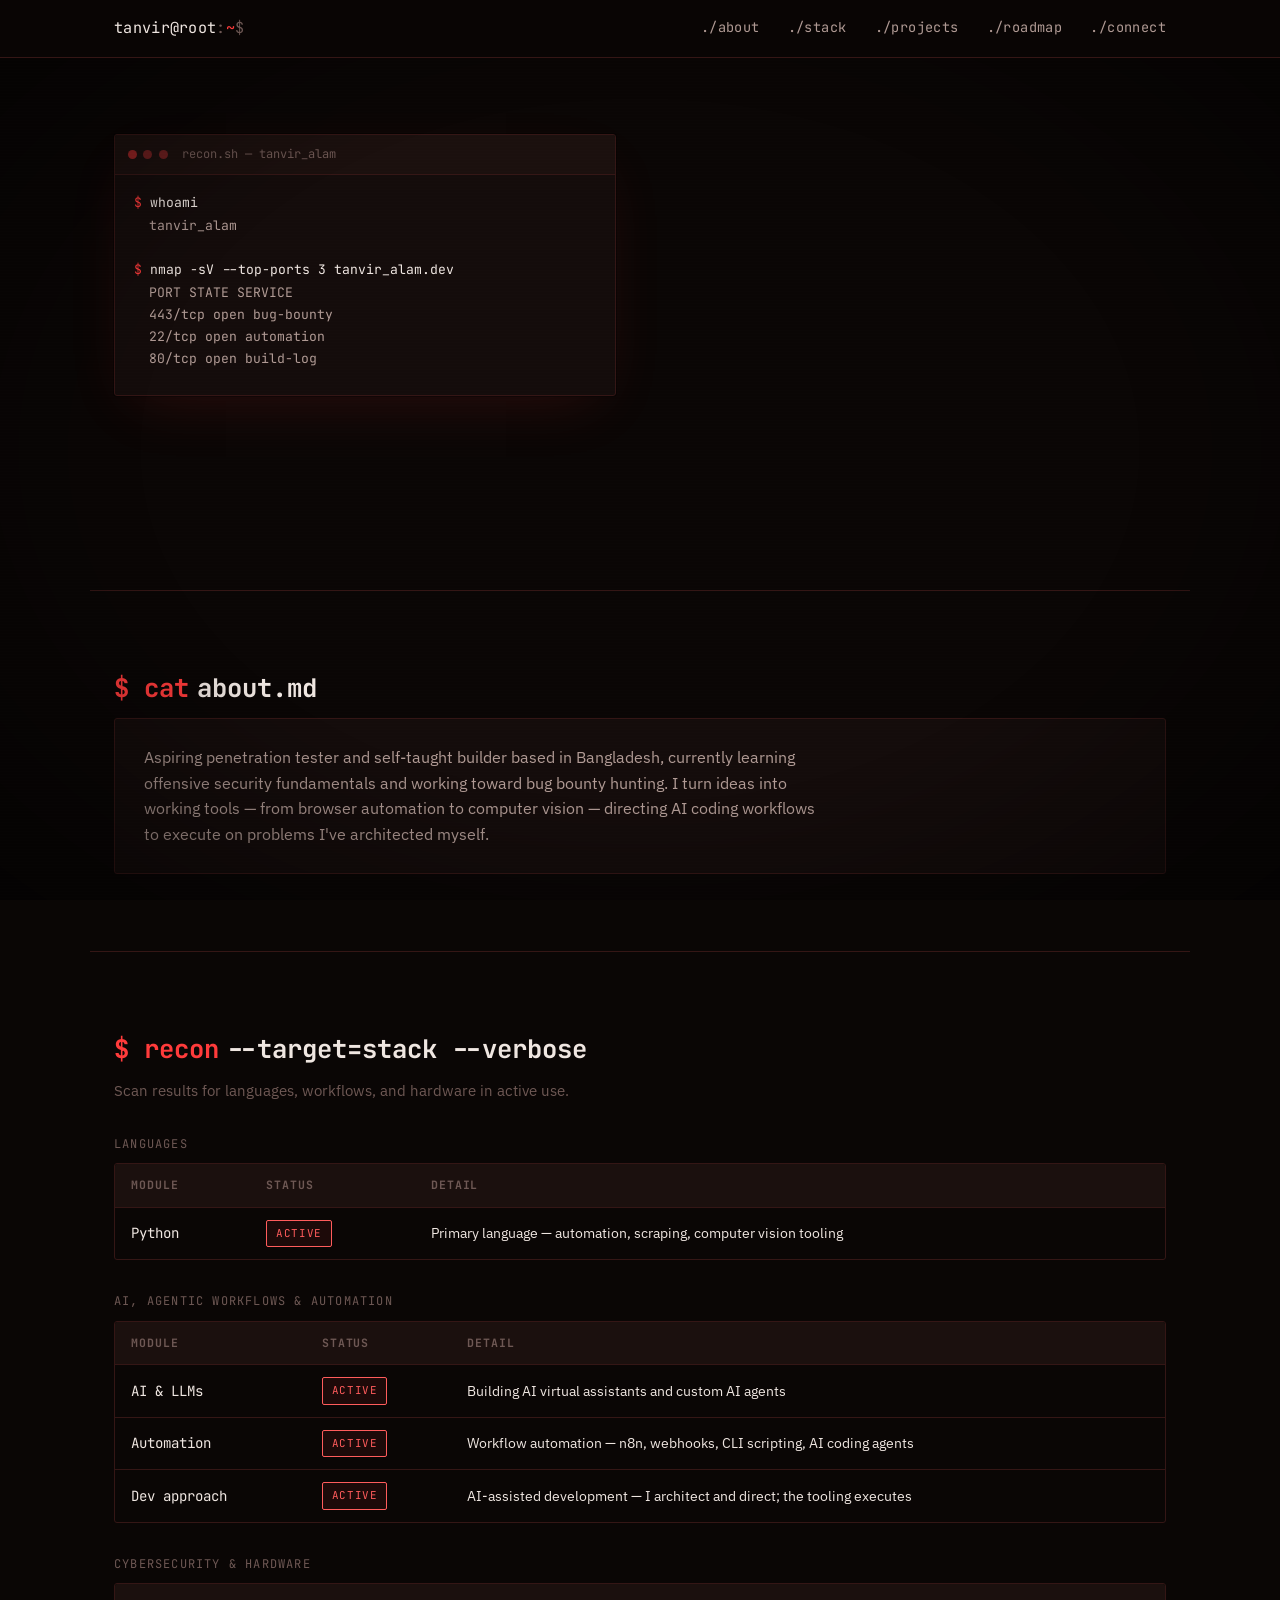
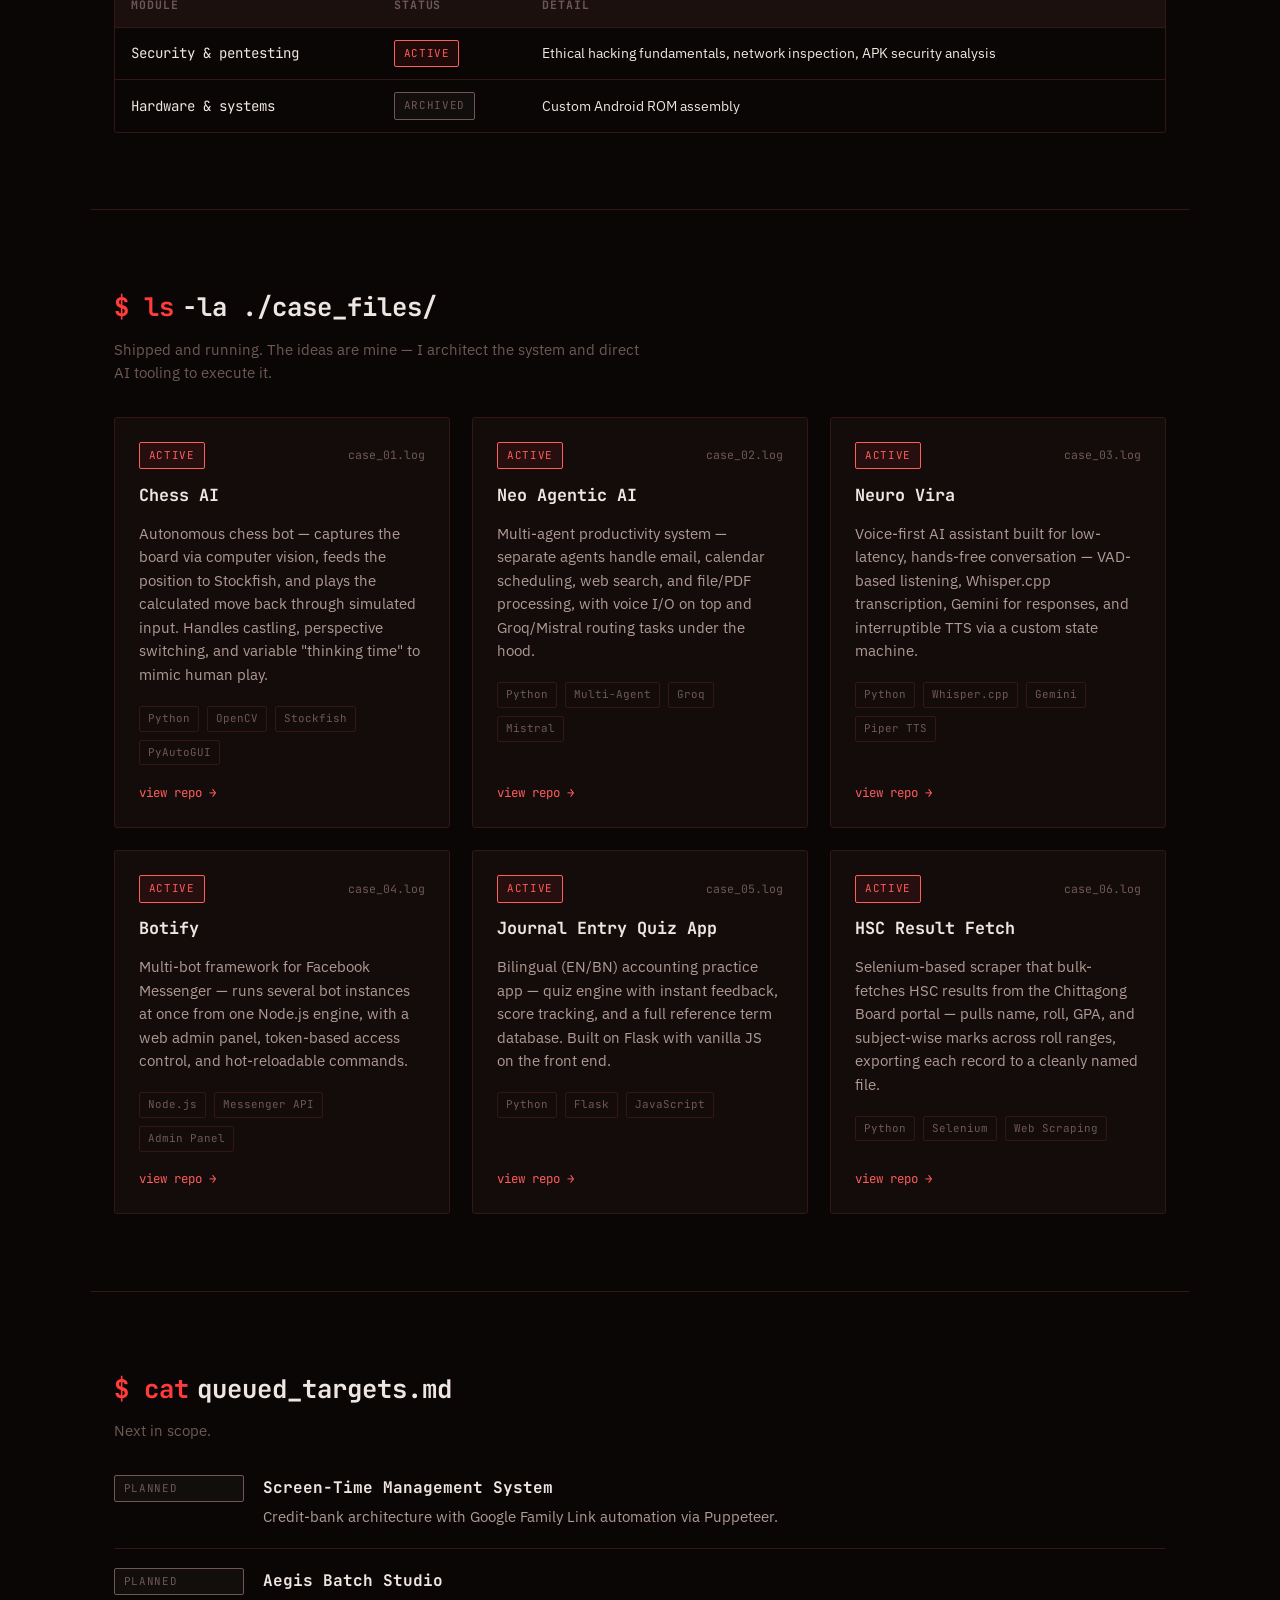
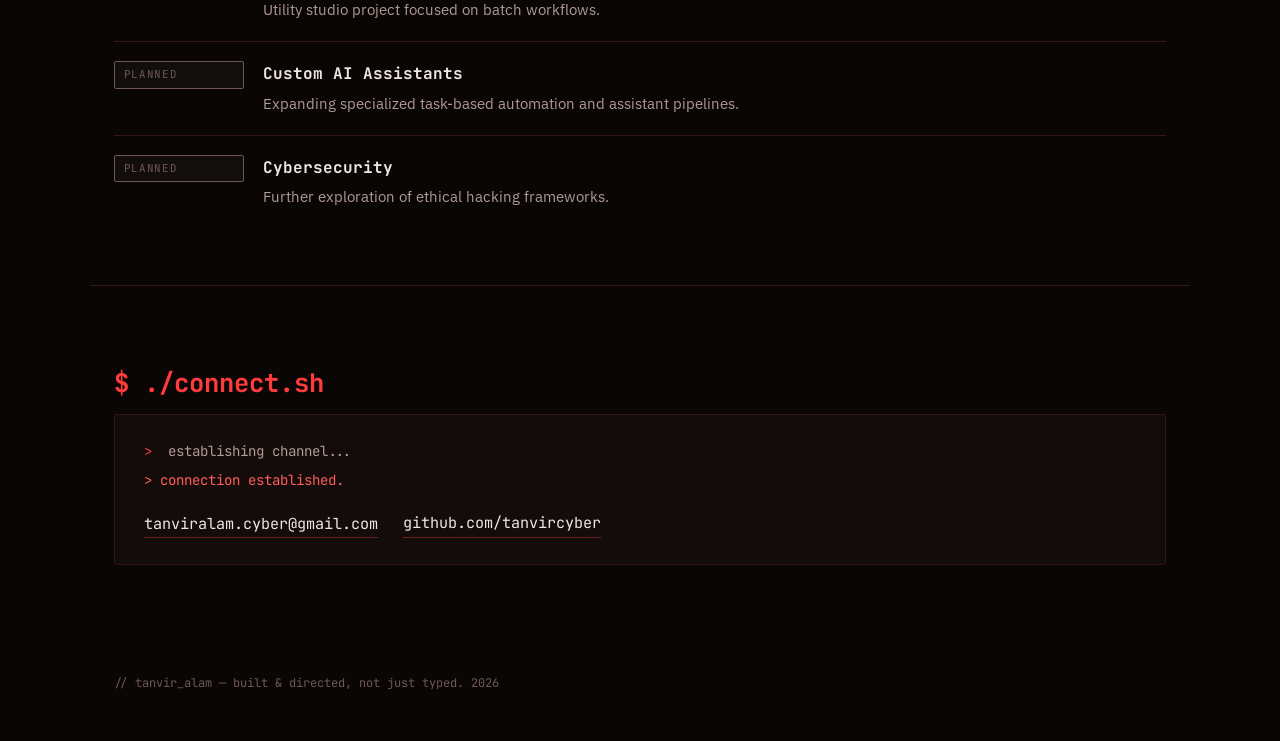
<file: index.html>
<!DOCTYPE html>
<html lang="en" class="no-js">
<head>
<meta charset="UTF-8">
<meta name="viewport" content="width=device-width, initial-scale=1.0">
<title>Tanvir Alam — root@security</title>
<meta name="description" content="Tanvir Alam — aspiring penetration tester and self-taught builder. Bug bounty hunting, offensive security fundamentals, and AI-directed engineering.">
<meta property="og:title" content="Tanvir Alam — Security Researcher &amp; Builder">
<meta property="og:description" content="Aspiring penetration tester and self-taught builder. Bug bounty hunting, offensive security fundamentals, and AI-directed engineering.">
<meta property="og:type" content="website">
<link rel="icon" type="image/svg+xml" href="data:image/svg+xml,%3Csvg xmlns='http://www.w3.org/2000/svg' viewBox='0 0 32 32'%3E%3Crect width='32' height='32' fill='%230a0605'/%3E%3Crect x='9' y='9' width='14' height='14' fill='%23ff3b3b'/%3E%3C/svg%3E">
<script>document.documentElement.classList.replace('no-js','js');</script>
<link rel="preconnect" href="https://fonts.googleapis.com">
<link rel="preconnect" href="https://fonts.gstatic.com" crossorigin>
<link href="https://fonts.googleapis.com/css2?family=JetBrains+Mono:wght@400;500;700;800&family=IBM+Plex+Sans:wght@400;500;600&display=swap" rel="stylesheet">
<link rel="stylesheet" href="style.css">
</head>
<body>

<div class="scanlines" aria-hidden="true"></div>

<a class="skip-link" href="#main">Skip to content</a>

<header class="topbar">
  <div class="topbar-inner">
    <span class="prompt">tanvir@root<span class="dim">:</span><span class="path">~</span><span class="dim">$</span></span>
    <nav class="nav" aria-label="Primary">
      <button class="nav-toggle" type="button" aria-expanded="false" aria-controls="nav-list">menu</button>
      <ul id="nav-list" class="nav-list">
        <li><a href="#about">./about</a></li>
        <li><a href="#stack">./stack</a></li>
        <li><a href="#projects">./projects</a></li>
        <li><a href="#roadmap">./roadmap</a></li>
        <li><a href="#connect">./connect</a></li>
      </ul>
    </nav>
  </div>
</header>

<main id="main">

  <section class="hero" id="hero">
    <div class="terminal-window hero-terminal">
      <div class="terminal-titlebar">
        <span class="dot"></span><span class="dot"></span><span class="dot"></span>
        <span class="terminal-title">recon.sh — tanvir_alam</span>
      </div>
      <div class="terminal-body" id="boot-log">
        <div class="boot-line-cmd">whoami</div>
        <div class="boot-line-out">tanvir_alam — aspiring penetration tester</div>
        <div class="boot-line-out ok" id="status-line">status: learning, building, shipping</div>
      </div>
    </div>

    <div class="hero-identity">
      <p class="eyebrow">// identity resolved</p>
      <h1 class="glitch" data-text="TANVIR ALAM">TANVIR ALAM</h1>
      <p class="tagline">Aspiring Penetration Tester <span class="pipe">|</span> Self-Taught Builder</p>
      <p class="hero-desc">Based in Bangladesh. Learning offensive security fundamentals and working toward bug bounty hunting — and directing AI coding workflows to ship tools I've architected myself.</p>
      <div class="hero-actions">
        <button type="button" class="btn btn-primary" id="hero-email" data-copy-email="tanviralam.cyber@gmail.com">$ contact --email</button>
        <a class="btn btn-ghost" href="https://github.com/tanvircyber" id="hero-github" target="_blank" rel="noopener">$ open --github</a>
      </div>
    </div>
  </section>

  <section class="section" id="about">
    <h2 class="section-head"><span class="cmd">$ cat</span> about.md</h2>
    <div class="panel">
      <p id="about-text">Loading…</p>
    </div>
  </section>

  <section class="section" id="stack">
    <h2 class="section-head"><span class="cmd">$ recon</span> --target=stack --verbose</h2>
    <p class="section-sub">Scan results for languages, workflows, and hardware in active use.</p>

    <div class="scan-block">
      <div class="scan-block-head">LANGUAGES</div>
      <div class="scan-table-wrap">
        <table class="scan-table">
          <thead><tr><th>MODULE</th><th>STATUS</th><th>DETAIL</th></tr></thead>
          <tbody id="languages-body">
            <tr><td colspan="3" class="load-msg">Loading…</td></tr>
          </tbody>
        </table>
      </div>
    </div>

    <div class="scan-block">
      <div class="scan-block-head">AI, AGENTIC WORKFLOWS &amp; AUTOMATION</div>
      <div class="scan-table-wrap">
        <table class="scan-table">
          <thead><tr><th>MODULE</th><th>STATUS</th><th>DETAIL</th></tr></thead>
          <tbody id="ai-automation-body">
            <tr><td colspan="3" class="load-msg">Loading…</td></tr>
          </tbody>
        </table>
      </div>
    </div>

    <div class="scan-block">
      <div class="scan-block-head">CYBERSECURITY &amp; HARDWARE</div>
      <div class="scan-table-wrap">
        <table class="scan-table">
          <thead><tr><th>MODULE</th><th>STATUS</th><th>DETAIL</th></tr></thead>
          <tbody id="cyber-hardware-body">
            <tr><td colspan="3" class="load-msg">Loading…</td></tr>
          </tbody>
        </table>
      </div>
    </div>
  </section>

  <section class="section" id="projects">
    <h2 class="section-head"><span class="cmd">$ ls</span> -la ./case_files/</h2>
    <p class="section-sub">Shipped and running. The ideas are mine — I architect the system and direct AI tooling to execute it.</p>

    <div class="case-grid" id="case-grid" data-loading="true">
      <p class="load-msg">Loading case files…</p>
    </div>
  </section>

  <section class="section" id="roadmap">
    <h2 class="section-head"><span class="cmd">$ cat</span> queued_targets.md</h2>
    <p class="section-sub">Next in scope.</p>

    <ul class="queue-list" id="queue-list" data-loading="true">
      <li class="load-msg-li"><p class="load-msg">Loading roadmap…</p></li>
    </ul>
  </section>

  <section class="section section-connect" id="connect">
    <h2 class="section-head"><span class="cmd">$ ./connect.sh</span></h2>
    <div class="panel connect-panel">
      <p class="connect-line"><span class="prompt-inline">&gt;</span> establishing channel...</p>
      <p class="connect-line success">&gt; connection established.</p>
      <div class="connect-links">
        <button type="button" class="connect-copy" id="connect-email" data-copy-email="tanviralam.cyber@gmail.com">tanviralam.cyber@gmail.com</button>
        <a href="https://github.com/tanvircyber" id="connect-github" target="_blank" rel="noopener">github.com/tanvircyber</a>
      </div>
    </div>
  </section>

</main>

<footer class="footer">
  <p>// tanvir_alam — built &amp; directed, not just typed. <span id="year"></span></p>
</footer>

<script src="script.js"></script>
</body>
</html>
</file>
<file: style.css>
/* ============================================
   TANVIR ALAM — PORTFOLIO
   Theme: Cyber / Red — terminal & recon aesthetic
   ============================================ */

:root {
  /* color */
  --bg: #0a0605;
  --bg-alt: #0f0908;
  --panel: #140c0b;
  --panel-alt: #1b100e;
  --border: #341615;
  --border-bright: #6b1f1f;

  --red: #ff3b3b;
  --red-bright: #ff5c5c;
  --red-dim: #8f2323;
  --red-glow: rgba(255, 59, 59, 0.35);

  --amber: #d9a441;

  --text: #efe6e1;
  --text-dim: #b09a94;
  --text-faint: #6e5854;

  /* type */
  --font-display: 'JetBrains Mono', ui-monospace, 'SFMono-Regular', monospace;
  --font-body: 'IBM Plex Sans', system-ui, -apple-system, sans-serif;

  --radius: 3px;
  --maxw: 1100px;
}

/* ---------- reset ---------- */
*, *::before, *::after { box-sizing: border-box; }

html { scroll-behavior: smooth; }

body {
  margin: 0;
  background: var(--bg);
  color: var(--text);
  font-family: var(--font-body);
  font-size: 16px;
  line-height: 1.6;
  -webkit-font-smoothing: antialiased;
  position: relative;
  overflow-x: hidden;
}

body::before {
  content: '';
  position: fixed;
  inset: 0;
  pointer-events: none;
  z-index: 49;
  background: radial-gradient(ellipse at center, transparent 55%, rgba(0, 0, 0, 0.55) 100%);
}

h1, h2, h3, p, ul { margin: 0; }
ul { padding: 0; }
img, svg { display: block; max-width: 100%; }
a { color: inherit; text-decoration: none; }

::selection { background: var(--red-dim); color: #fff; }

.skip-link {
  position: absolute;
  left: -9999px;
  top: 0;
  background: var(--red);
  color: #140c0b;
  padding: .6rem 1rem;
  z-index: 1000;
  font-family: var(--font-display);
  font-weight: 600;
}
.skip-link:focus { left: 1rem; top: 1rem; }

:focus-visible {
  outline: 2px solid var(--red-bright);
  outline-offset: 3px;
}

/* ---------- ambient scanlines ---------- */
.scanlines {
  position: fixed;
  inset: 0;
  pointer-events: none;
  z-index: 50;
  background: repeating-linear-gradient(
    to bottom,
    rgba(255, 255, 255, 0.015) 0px,
    rgba(255, 255, 255, 0.015) 1px,
    transparent 1px,
    transparent 3px
  );
  mix-blend-mode: overlay;
  animation: scan-flicker 6s steps(2) infinite;
}
@keyframes scan-flicker {
  0%, 96%, 100% { opacity: 1; }
  97% { opacity: .85; }
  98% { opacity: 1; }
}

/* ---------- topbar ---------- */
.topbar {
  position: sticky;
  top: 0;
  z-index: 100;
  background: rgba(10, 6, 5, .9);
  backdrop-filter: blur(6px);
  border-bottom: 1px solid var(--border);
}
.topbar-inner {
  max-width: var(--maxw);
  margin: 0 auto;
  padding: .9rem 1.5rem;
  display: flex;
  align-items: center;
  justify-content: space-between;
  font-family: var(--font-display);
}
.prompt { font-size: .95rem; letter-spacing: .02em; }
.prompt .dim { color: var(--text-faint); }
.prompt .path { color: var(--red); }

.nav-list {
  list-style: none;
  display: flex;
  gap: 1.75rem;
}
.nav-list a {
  display: inline-block;
  font-size: .85rem;
  letter-spacing: .03em;
  color: var(--text-dim);
  position: relative;
  padding-bottom: 3px;
  transition: color .15s ease;
}
.nav-list a::after {
  content: '';
  position: absolute;
  left: 0;
  right: 100%;
  bottom: 0;
  height: 1px;
  background: var(--red);
  transition: right .2s ease;
}
.nav-list a:hover,
.nav-list a:focus-visible { color: var(--text); }
.nav-list a:hover::after,
.nav-list a:focus-visible::after { right: 0; }

.nav-toggle { display: none; }

/* ---------- hero ---------- */
.hero {
  max-width: var(--maxw);
  margin: 0 auto;
  padding: clamp(2rem, 6vw, 5rem) 1.5rem clamp(3rem, 8vw, 6rem);
  display: grid;
  gap: clamp(2rem, 4vw, 3rem);
}
@media (min-width: 860px) {
  .hero { grid-template-columns: 1fr 1fr; align-items: start; }
}

.terminal-window {
  background: var(--panel);
  border: 1px solid var(--border);
  border-radius: var(--radius);
  overflow: hidden;
  box-shadow: 0 0 0 1px rgba(0, 0, 0, .4), 0 20px 60px -20px rgba(255, 59, 59, .15);
}
.terminal-titlebar {
  display: flex;
  align-items: center;
  gap: .4rem;
  padding: .6rem .8rem;
  background: var(--panel-alt);
  border-bottom: 1px solid var(--border);
}
.dot {
  width: 9px;
  height: 9px;
  border-radius: 50%;
  background: var(--border-bright);
}
.dot:first-child { background: var(--red-dim); }
.terminal-title {
  margin-left: .5rem;
  font-family: var(--font-display);
  font-size: .75rem;
  color: var(--text-faint);
}
.terminal-body {
  padding: 1.1rem 1.2rem 1.4rem;
  font-family: var(--font-display);
  font-size: .82rem;
  line-height: 1.7;
  min-height: 220px;
}
.boot-line-cmd::before { content: '$ '; color: var(--red); }
.boot-line-out { color: var(--text-dim); padding-left: 1.1em; }
.boot-line-out.ok { color: var(--red-bright); }

/* ---------- hero identity ---------- */
.eyebrow {
  font-family: var(--font-display);
  font-size: .78rem;
  letter-spacing: .12em;
  color: var(--red);
  text-transform: uppercase;
  margin-bottom: .8rem;
}

.glitch {
  font-family: var(--font-display);
  font-weight: 800;
  font-size: clamp(2.4rem, 6vw, 3.6rem);
  letter-spacing: -.01em;
  margin-bottom: .6rem;
  position: relative;
  color: var(--text);
}
.js .glitch::before,
.js .glitch::after {
  content: attr(data-text);
  position: absolute;
  left: 0;
  top: 0;
  width: 100%;
  height: 100%;
  overflow: hidden;
  opacity: .85;
}
.js .glitch::before {
  color: var(--red-bright);
  clip-path: inset(0 0 60% 0);
  transform: translate(-2px, -1px);
  animation: glitch-a 2.4s ease-in-out 1;
  animation-delay: 2.2s;
}
.js .glitch::after {
  color: var(--red-dim);
  clip-path: inset(60% 0 0 0);
  transform: translate(2px, 1px);
  animation: glitch-b 2.4s ease-in-out 1;
  animation-delay: 2.2s;
}
@keyframes glitch-a {
  0%, 100% { transform: translate(0, 0); }
  20% { transform: translate(-3px, -1px); }
  40% { transform: translate(2px, 1px); }
  60% { transform: translate(-2px, 1px); }
  80% { transform: translate(1px, -1px); }
}
@keyframes glitch-b {
  0%, 100% { transform: translate(0, 0); }
  25% { transform: translate(3px, 1px); }
  50% { transform: translate(-2px, -1px); }
  75% { transform: translate(2px, -1px); }
}

.tagline {
  font-family: var(--font-display);
  font-size: 1rem;
  color: var(--text-dim);
  margin-bottom: 1.2rem;
}
.tagline .pipe { color: var(--red-dim); margin: 0 .5rem; }

.hero-desc {
  max-width: 46ch;
  color: var(--text-dim);
  margin-bottom: 1.8rem;
}

.hero-actions { display: flex; flex-wrap: wrap; gap: .9rem; }
.btn {
  display: inline-block;
  font-family: var(--font-display);
  font-size: .85rem;
  padding: .8rem 1.3rem;
  border-radius: var(--radius);
  border: 1px solid var(--border-bright);
  background: transparent;
  cursor: pointer;
  transition: transform .15s ease, background .15s ease, box-shadow .15s ease, color .15s ease, border-color .15s ease;
}
.btn.copied,
.connect-copy.copied {
  background: var(--red-bright) !important;
  color: #140c0b !important;
  border-color: var(--red-bright) !important;
}
.btn-primary {
  background: var(--red);
  color: #140c0b;
  border-color: var(--red);
  font-weight: 600;
}
.btn-primary:hover {
  background: var(--red-bright);
  box-shadow: 0 0 24px var(--red-glow);
  transform: translateY(-1px);
}
.btn-ghost { color: var(--text); background: transparent; }
.btn-ghost:hover {
  border-color: var(--red);
  color: var(--red-bright);
  transform: translateY(-1px);
}

.js .hero-identity {
  opacity: 0;
  transform: translateY(8px);
  transition: opacity .5s ease, transform .5s ease;
}
.js .hero-identity.boot-done {
  opacity: 1;
  transform: translateY(0);
}

/* ---------- sections ---------- */
.section {
  max-width: var(--maxw);
  margin: 0 auto;
  padding: clamp(3rem, 6vw, 5rem) 1.5rem;
  border-top: 1px solid var(--border);
}
.section-head {
  font-family: var(--font-display);
  font-size: clamp(1.2rem, 2.4vw, 1.6rem);
  margin-bottom: .6rem;
  display: flex;
  flex-wrap: wrap;
  gap: .5rem;
  align-items: baseline;
}
.section-head .cmd { color: var(--red); }
.section-sub {
  color: var(--text-faint);
  margin-bottom: 2rem;
  font-size: .92rem;
  max-width: 60ch;
}

.panel {
  background: var(--panel);
  border: 1px solid var(--border);
  border-radius: var(--radius);
  padding: 1.6rem 1.8rem;
}
.panel p { color: var(--text-dim); max-width: 68ch; }

/* ---------- scan tables ---------- */
.scan-block { margin-bottom: 2rem; }
.scan-block:last-child { margin-bottom: 0; }
.scan-block-head {
  font-family: var(--font-display);
  font-size: .75rem;
  letter-spacing: .1em;
  color: var(--text-faint);
  margin-bottom: .6rem;
}
.scan-table-wrap {
  overflow-x: auto;
  border: 1px solid var(--border);
  border-radius: var(--radius);
}
.scan-table {
  width: 100%;
  border-collapse: collapse;
  font-size: .88rem;
  min-width: 480px;
}
.scan-table th,
.scan-table td {
  text-align: left;
  padding: .75rem 1rem;
  border-bottom: 1px solid var(--border);
}
.scan-table th {
  font-family: var(--font-display);
  font-size: .72rem;
  letter-spacing: .08em;
  color: var(--text-faint);
  background: var(--panel-alt);
}
.scan-table tr:last-child td { border-bottom: none; }
.scan-table td:first-child { font-family: var(--font-display); color: var(--text); }
.scan-table tbody tr:hover td { background: rgba(255, 59, 59, .04); }

/* ---------- status badges ---------- */
.status {
  display: inline-block;
  font-family: var(--font-display);
  font-size: .68rem;
  letter-spacing: .06em;
  padding: .25rem .55rem;
  border-radius: 2px;
  border: 1px solid currentColor;
  white-space: nowrap;
}
.status-active { color: var(--red-bright); background: rgba(255, 59, 59, .08); }
.status-progress { color: var(--amber); background: rgba(217, 164, 65, .08); }
.status-planned { color: var(--text-faint); background: rgba(255, 255, 255, .03); }

.load-msg {
  font-family: var(--font-display);
  font-size: .85rem;
  color: var(--text-faint);
  grid-column: 1 / -1;
}
.load-msg-li { border-bottom: none !important; padding: 0 !important; }

/* ---------- case grid ---------- */
.case-grid {
  display: grid;
  gap: 1.4rem;
  grid-template-columns: repeat(auto-fit, minmax(260px, 1fr));
}
.case-card {
  background: var(--panel);
  border: 1px solid var(--border);
  border-radius: var(--radius);
  padding: 1.5rem;
  display: flex;
  flex-direction: column;
  gap: .8rem;
  transition: border-color .2s ease, transform .2s ease;
}
.case-card:hover { border-color: var(--border-bright); transform: translateY(-3px); }
.case-card-head { display: flex; align-items: center; justify-content: space-between; }
.case-id { font-family: var(--font-display); font-size: .72rem; color: var(--text-faint); }
.case-card h3 { font-family: var(--font-display); font-size: 1.05rem; }
.case-card p { color: var(--text-dim); font-size: .92rem; }
.tags {
  display: flex;
  flex-wrap: wrap;
  gap: .5rem;
  padding-top: .4rem;
}
.tags span {
  font-family: var(--font-display);
  font-size: .68rem;
  color: var(--text-faint);
  border: 1px solid var(--border);
  padding: .2rem .5rem;
  border-radius: 2px;
}
.case-link {
  display: inline-block;
  font-family: var(--font-display);
  font-size: .78rem;
  color: var(--red-bright);
  margin-top: auto;
  padding-top: .3rem;
  transition: color .15s ease;
}
.case-link:hover { color: var(--text); }

/* ---------- roadmap queue ---------- */
.queue-list {
  list-style: none;
  display: flex;
  flex-direction: column;
}
.queue-list li {
  display: grid;
  grid-template-columns: 130px 1fr;
  gap: 1.2rem;
  padding: 1.2rem 0;
  border-bottom: 1px solid var(--border);
  align-items: start;
}
.queue-list li:first-child { padding-top: 0; }
.queue-list li:last-child { border-bottom: none; padding-bottom: 0; }
.queue-list h3 { font-family: var(--font-display); font-size: 1rem; margin-bottom: .3rem; }
.queue-list p { color: var(--text-dim); font-size: .92rem; }

/* ---------- connect ---------- */
.connect-panel { text-align: left; }
.connect-line {
  font-family: var(--font-display);
  font-size: .88rem;
  color: var(--text-dim);
  margin-bottom: .4rem;
}
.connect-line.success { color: var(--red-bright); margin-bottom: 0; }
.prompt-inline { color: var(--red); margin-right: .5rem; }
.connect-links {
  display: flex;
  flex-wrap: wrap;
  gap: 1.6rem;
  margin-top: 1.2rem;
}
.connect-links a,
.connect-links .connect-copy {
  font-family: var(--font-display);
  font-size: .95rem;
  color: var(--text);
  background: transparent;
  border: none;
  border-bottom: 1px solid var(--border-bright);
  padding: 0 0 2px;
  cursor: pointer;
  transition: color .15s ease, border-color .15s ease;
}
.connect-links a:hover,
.connect-links .connect-copy:hover { color: var(--red-bright); border-color: var(--red); }

/* ---------- footer ---------- */
.footer {
  max-width: var(--maxw);
  margin: 0 auto;
  padding: 2rem 1.5rem 3rem;
  font-family: var(--font-display);
  font-size: .75rem;
  color: var(--text-faint);
}

/* ---------- responsive nav ---------- */
@media (max-width: 720px) {
  .nav-toggle {
    display: inline-flex;
    align-items: center;
    gap: .4rem;
    background: transparent;
    border: 1px solid var(--border-bright);
    color: var(--text);
    font-family: var(--font-display);
    font-size: .78rem;
    padding: .45rem .8rem;
    border-radius: var(--radius);
    cursor: pointer;
  }
  .nav-list {
    position: fixed;
    top: 53px;
    left: 0;
    right: 0;
    flex-direction: column;
    gap: 0;
    background: var(--bg-alt);
    border-bottom: 1px solid var(--border);
    max-height: 0;
    overflow: hidden;
    transition: max-height .25s ease;
  }
  .nav-list.open { max-height: 320px; }
  .nav-list li { border-bottom: 1px solid var(--border); }
  .nav-list a { display: block; padding: 1rem 1.5rem; }
  .nav-list a::after { display: none; }
}

@media (max-width: 560px) {
  .queue-list li { grid-template-columns: 1fr; gap: .5rem; }
}

/* ---------- reduced motion ---------- */
@media (prefers-reduced-motion: reduce) {
  html { scroll-behavior: auto; }
  .scanlines { animation: none; }
  .js .glitch::before,
  .js .glitch::after { animation: none; opacity: 0; }
  * {
    transition-duration: .001ms !important;
    animation-duration: .001ms !important;
    animation-iteration-count: 1 !important;
  }
}
</file>
